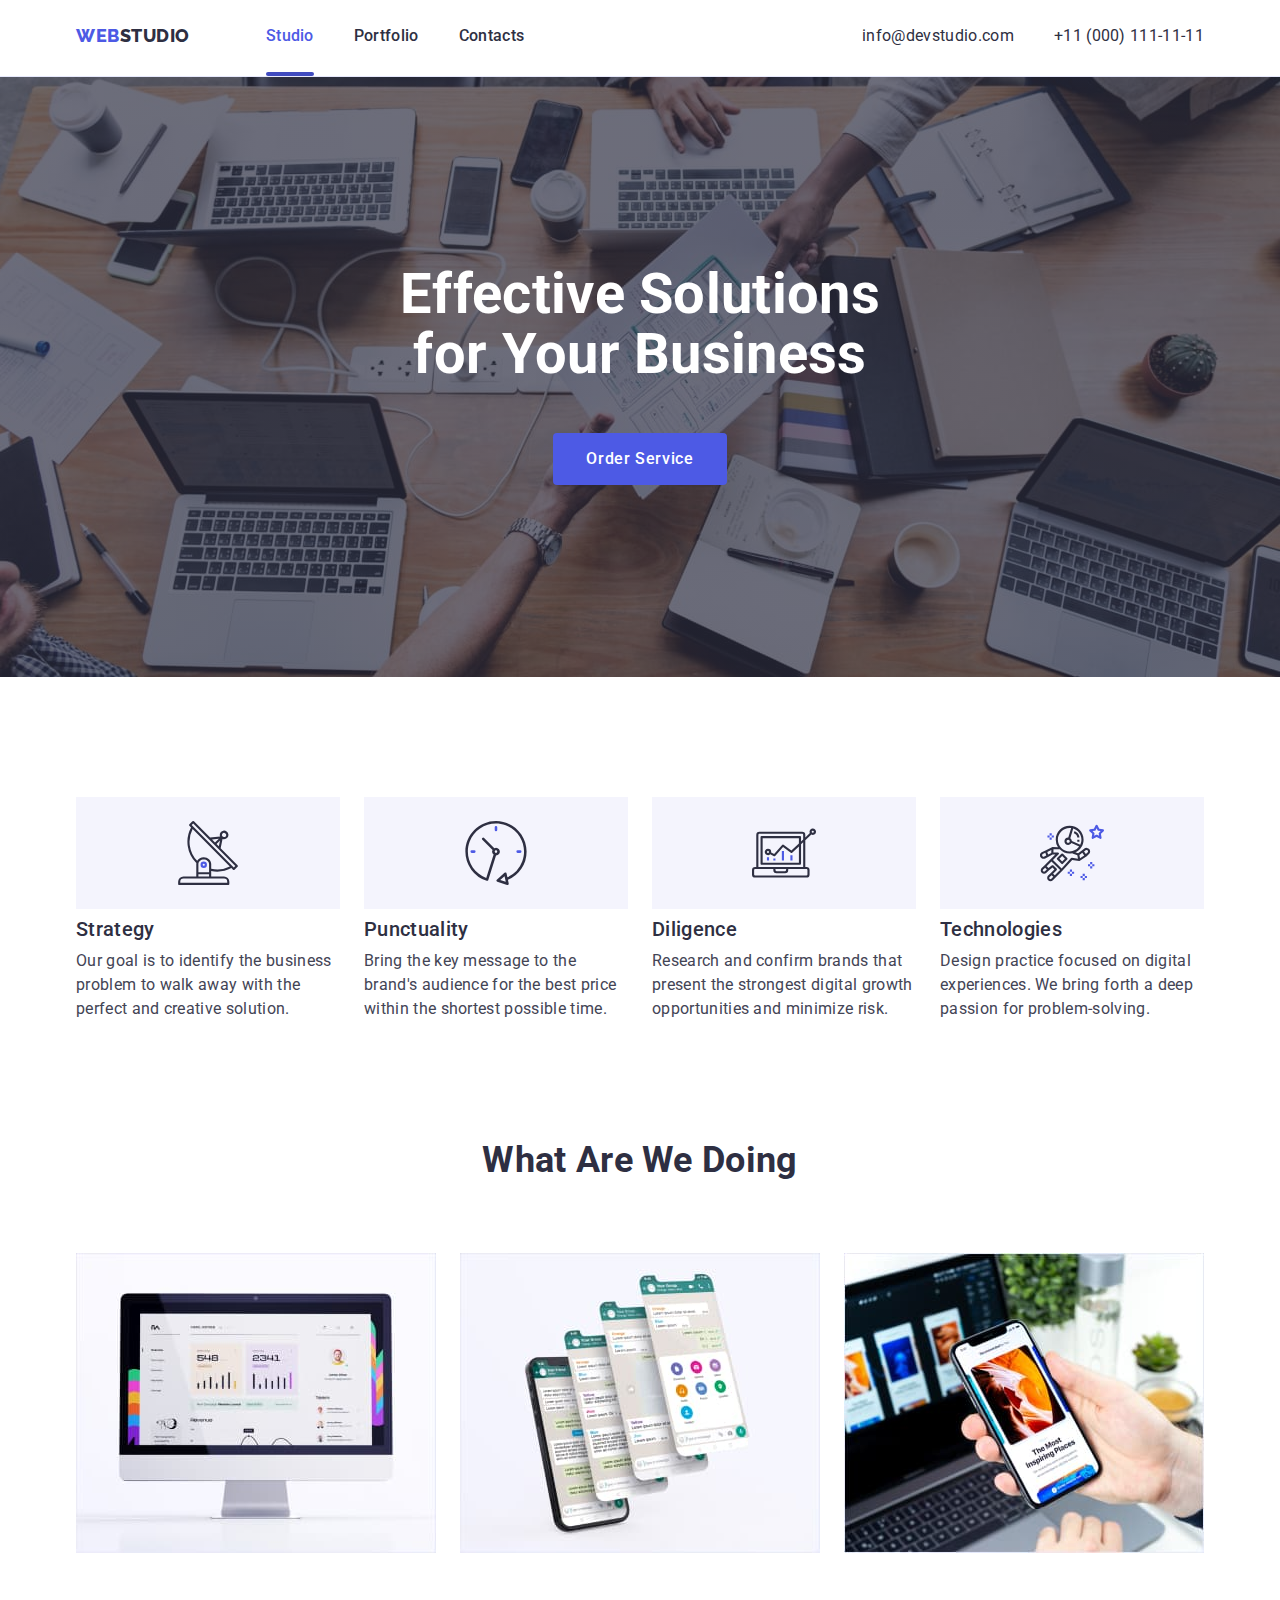
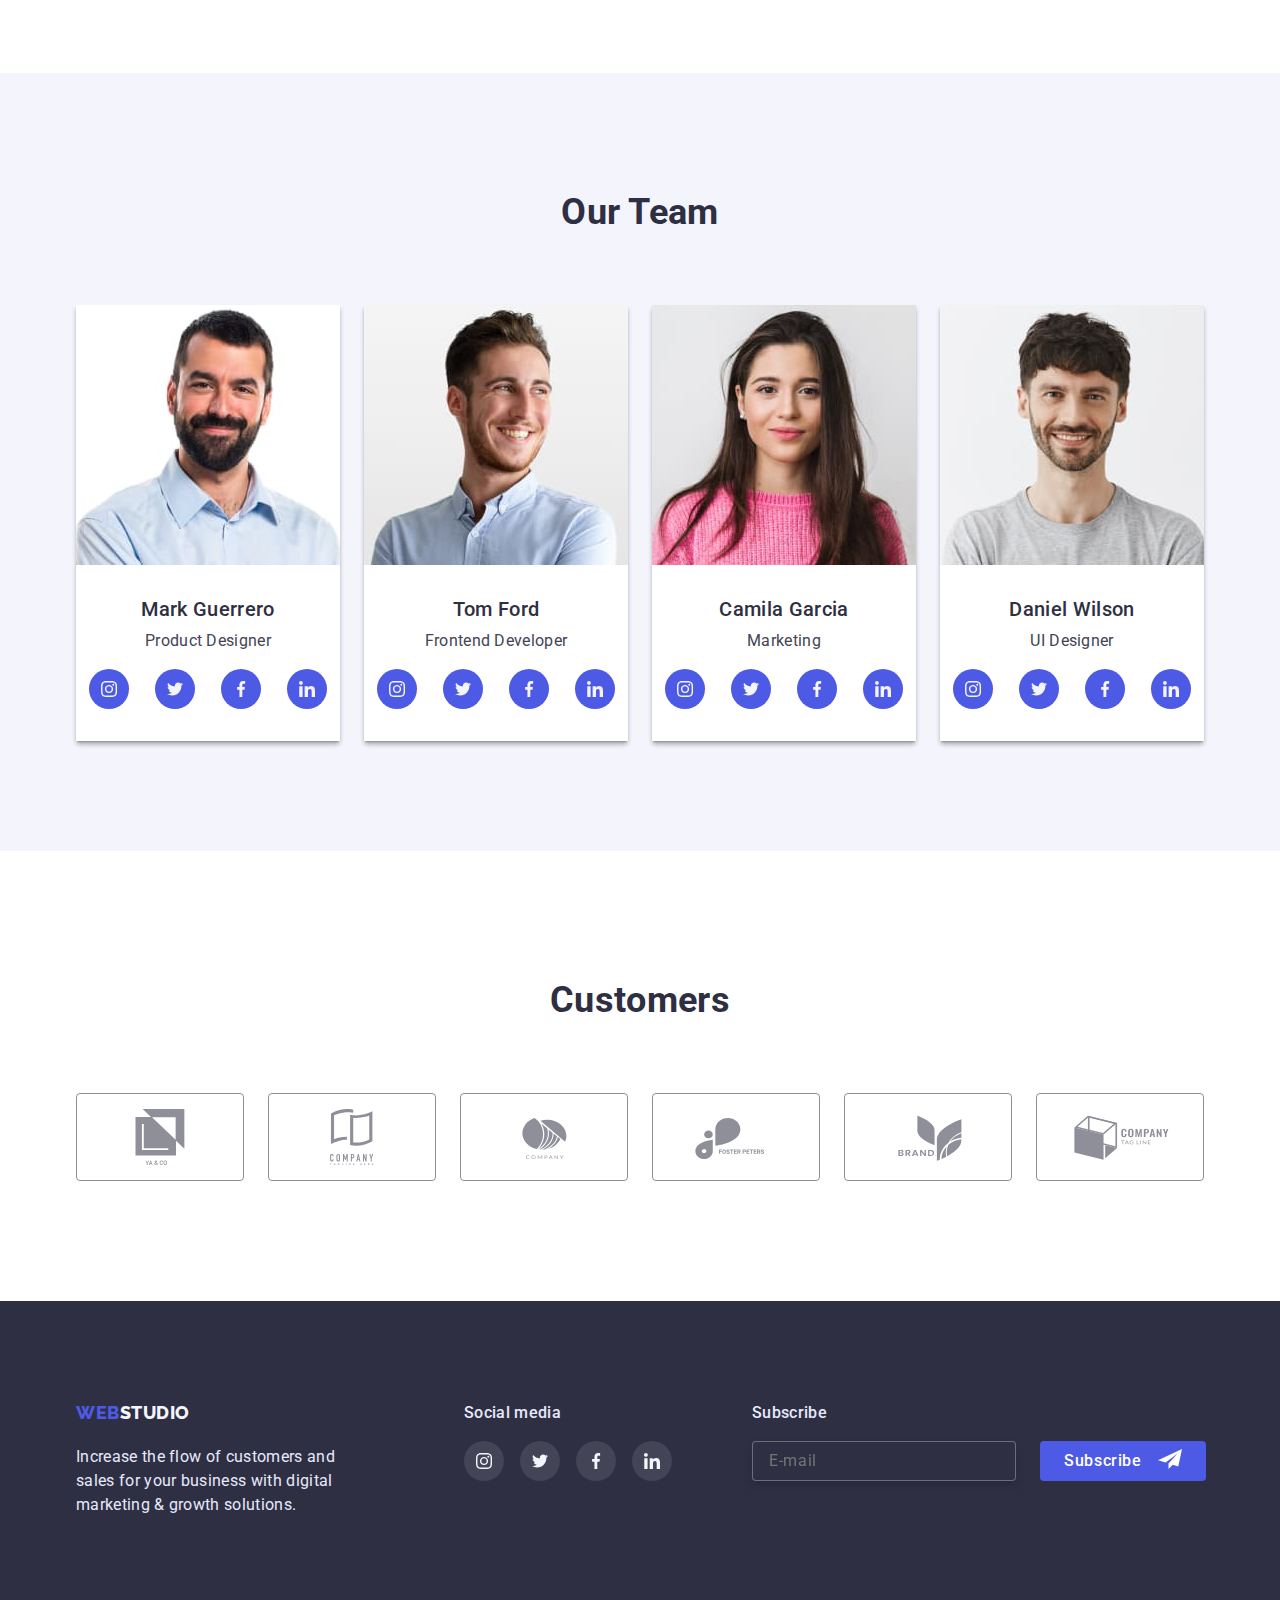
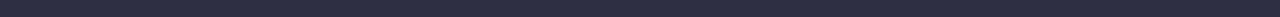
<file: index.html>
<!DOCTYPE html>
<html lang="en">
	<head>
		<meta charset="UTF-8" />
		<meta http-equiv="X-UA-Compatible" content="IE=edge" />
		<meta name="viewport" content="width=device-width, initial-scale=1.0" />
		<link rel="preconnect" href="https://fonts.googleapis.com" />
		<link rel="preconnect" href="https://fonts.gstatic.com" crossorigin />
		<link
			href="https://fonts.googleapis.com/css2?family=Raleway:wght@800&family=Roboto:wght@400;500;700&display=swap"
			rel="stylesheet"
		/>
		<link href="https://cdn.jsdelivr.net/npm/modern-normalize@1.1.0/modern-normalize.min.css" rel="stylesheet" />
		<link rel="stylesheet" href="./css/styles.css" />
		<title>WebStudio</title>
	</head>
	<body>
		<!-- head -->
		<header class="page-header">
			<div class="container header-list">
				<nav class="page-nav">
					<!-- Logo -->
					<a href="./index.html" class="logo"><span>Web</span>Studio</a>
					<ul class="list list-nav">
						<li><a href="./index.html" class="link-nav current">Studio</a></li>
						<li><a href="./portfolio.html" class="link-nav">Portfolio</a></li>
						<li><a href="" class="link-nav">Contacts</a></li>
					</ul>
				</nav>
				<address>
					<ul class="list address-nav">
						<li><a href="mailto:info@devstudio.com" class="link-address"> info@devstudio.com</a></li>
						<li><a href="tel:+110001111111" class="link-address">+11 (000) 111-11-11</a></li>
					</ul>
				</address>
				<button class="mobile-menu-open js-open-menu">
					<svg class="mobile-menu-icon" width="32" height="22">
						<use href="./images/sprite.svg#menu-burger"></use>
					</svg>
				</button>
				<div class="mobile-menu js-menu-container">
					<div class="container container-mobile-menu">
						<button type="button" class="menu-close-btn js-close-menu">
							<svg class="menu-close" width="8" height="8">
								<use href="./images/sprite.svg#close"></use>
							</svg>
						</button>
						<ul class="list mobile-menu-list">
							<li><a href="./index.html" class="mobile-link current-mobile">Studio</a></li>
							<li><a href="./portfolio.html" class="mobile-link">Portfolio</a></li>
							<li><a href="" class="mobile-link">Contacts</a></li>
						</ul>
						<div class="menu-address-container">
							<ul class="list mobile-address">
								<li><a href="tel:+110001111111" class="mobile-link-phone">+11 (000) 111-11-11</a></li>
								<li><a href="mailto:info@devstudio.com" class="mobile-link-email"> info@devstudio.com</a></li>
							</ul>
							<ul class="list mobile-menu-social">
								<li>
									<a href="" class="link-mobile-social">
										<svg class="mobile-social-icon" width="24" height="24">
											<use href="./images/sprite.svg#instagram"></use>
										</svg> </a
								></li>
								<li>
									<a href="" class="link-mobile-social">
										<svg class="mobile-social-icon" width="24" height="24">
											<use href="./images/sprite.svg#twitter"></use>
										</svg> </a
								></li>
								<li>
									<a href="" class="link-mobile-social">
										<svg class="mobile-social-icon" width="24" height="24">
											<use href="./images/sprite.svg#facebook"></use>
										</svg> </a
								></li>
								<li>
									<a href="" class="link-mobile-social">
										<svg class="mobile-social-icon" width="24" height="24">
											<use href="./images/sprite.svg#linkedin"></use>
										</svg> </a
								></li>
							</ul>
						</div>
					</div>
				</div>
			</div>
		</header>
		<main>
			<!-- Hero -->
			<section class="hero">
				<div class="container">
					<h1 class="title-first">Effective Solutions <br />for Your Business</h1>
					<button type="button" class="button" data-modal-open>Order Service</button>
				</div>
			</section>
			<!-- ====Modal window=== -->
			<div class="backdrop is-hidden" data-modal>
				<div class="modal">
					<button type="button" class="btn-close" data-modal-close>
						<svg class="close-icon" width="8" height="8">
							<use href="./images/sprite.svg#close"></use>
						</svg>
					</button>
					<form class="form-modal">
						<p class="modal-thitle">Leave your contacts and we will call you back</p>
						<label class="modal-label-input">
							<span class="modal-label-name">Name</span>
							<span class="input-wrapper">
								<input type="text" name="name" class="modal-input" required minlength="3" />
								<svg class="modal-input-icon" width="12" height="12">
									<use href="./images/sprite.svg#name"></use>
								</svg>
							</span>
						</label>
						<label class="modal-label-input">
							<span class="modal-label-name">Phone</span>
							<span class="input-wrapper">
								<input
									type="tel"
									name="phone"
									class="modal-input"
									required
									pattern="380[0-9]{9}"
									title="380XXXXXXXXX"
								/>
								<svg class="modal-input-icon" width="12" height="12">
									<use href="./images/sprite.svg#phone"></use>
								</svg>
							</span>
						</label>
						<label class="modal-label-input">
							<span class="modal-label-name">Email</span>

							<span class="input-wrapper">
								<input type="email" name="modal-mail" class="modal-input" />
								<svg class="modal-input-icon" width="15" height="12">
									<use href="./images/sprite.svg#email"></use>
								</svg>
							</span>
						</label>
						<label class="modal-label-textarea">
							<span class="modal-label-name">Comment</span>
							<textarea name="comment" placeholder="Text input" class="comment-input"></textarea>
						</label>
						<input type="checkbox" name="user-policy" id="user-policy" class="checkbox-terms visually-hidden" />
						<label for="user-policy" class="modal-label-checkbox">
							<span>I accept the terms and conditions of the&nbsp; <a href="#">Privacy Policy</a></span>
						</label>

						<button type="submit" class="modal-button-submit">Send</button>
					</form>
				</div>
			</div>
			<!-- advantages -->
			<section class="section">
				<div class="container advantages">
					<h2 hidden>advantages</h2>
					<ul class="list adv-list">
						<li class="item">
							<div class="item-box">
								<svg class="svg-adv">
									<use href="./images/sprite.svg#antenna"></use>
								</svg>
							</div>
							<h3 class="title-third">Strategy</h3>
							<p> Our goal is to identify the business problem to walk away with the perfect and creative solution. </p>
						</li>
						<li class="item">
							<div class="item-box">
								<svg class="svg-adv">
									<use href="./images/sprite.svg#clock"></use>
								</svg>
							</div>
							<h3 class="title-third">Punctuality</h3>
							<p>
								Bring the key message to the brand's audience for the best price within the shortest possible time.
							</p>
						</li>
						<li class="item">
							<div class="item-box">
								<svg class="svg-adv">
									<use href="./images/sprite.svg#notebook"></use>
								</svg>
							</div>
							<h3 class="title-third">Diligence</h3>
							<p>
								Research and confirm brands that present the strongest digital growth opportunities and minimize risk.
							</p>
						</li>
						<li class="item">
							<div class="item-box">
								<svg class="svg-adv">
									<use href="./images/sprite.svg#astronaut"></use>
								</svg>
							</div>
							<h3 class="title-third">Technologies</h3>
							<p>
								Design practice focused on digital experiences. We bring forth a deep passion for problem-solving.
							</p>
						</li>
					</ul>
				</div>
			</section>
			<!-- What are we doing? -->
			<section class="areas section">
				<div class="container">
					<h2 class="title-second">What are we doing</h2>
					<ul class="list list-areas">
						<li>
							<img
								srcset="./images/imac.jpg 1x, ./images/imac@2x.jpg 2x"
								src="./images/imac.jpg"
								alt="comp"
								width="360"
							/>
						</li>
						<li>
							<img
								srcset="./images/phone.jpg 1x, ./images/phone@2x.jpg 2x"
								src="./images/phone.jpg"
								alt="phone"
								width="360"
						/></li>
						<li>
							<img
								srcset="./images/notephone.jpg 1x, ./images/notephone@2x.jpg 2x"
								src="./images/notephone.jpg"
								alt="comp+phone"
								width="360"
							/>
						</li>
					</ul>
				</div>
			</section>
			<!-- Our Team -->
			<section class="team section">
				<div class="container">
					<h2 class="title-second">Our Team</h2>
					<ul class="list list-empl">
						<li class="empl-card">
							<img
								srcset="./images/mark.jpg 1x, ./images/mark@2x.jpg 2x"
								src="./images/mark.jpg"
								alt="Mark Guerrero"
								width="264"
							/>
							<div class="empl-name">
								<h3 class="title-third">Mark Guerrero</h3>
								<p>Product Designer</p>
								<ul class="list social-icons">
									<li class="item-social">
										<a class="social-button" href="#">
											<svg class="social-icon" width="16" height="16">
												<use href="./images/sprite.svg#instagram"></use>
											</svg>
										</a>
									</li>
									<li class="item-social">
										<a class="social-button" href="#">
											<svg class="social-icon" width="16" height="16">
												<use href="./images/sprite.svg#twitter"></use>
											</svg>
										</a>
									</li>
									<li class="item-social">
										<a class="social-button" href="#">
											<svg class="social-icon" width="16" height="16">
												<use href="./images/sprite.svg#facebook"></use>
											</svg>
										</a>
									</li>
									<li class="item-social">
										<a class="social-button" href="#">
											<svg class="social-icon" width="16px" height="16px	">
												<use href="./images/sprite.svg#linkedin"></use>
											</svg>
										</a>
									</li>
								</ul>
							</div>
						</li>
						<li class="empl-card">
							<img
								srcset="./images/tom.jpg 1x, ./images/tom@2x.jpg 2x"
								src="./images/tom.jpg"
								alt="Tom Ford"
								width="264"
							/>
							<div class="empl-name">
								<h3 class="title-third">Tom Ford</h3>
								<p>Frontend Developer</p>
								<ul class="list social-icons">
									<li class="item-social">
										<a class="social-button" href="#">
											<svg class="social-icon" width="16" height="16">
												<use href="./images/sprite.svg#instagram"></use>
											</svg>
										</a>
									</li>
									<li class="item-social">
										<a class="social-button" href="#">
											<svg class="social-icon" width="16" height="16">
												<use href="./images/sprite.svg#twitter"></use>
											</svg>
										</a>
									</li>
									<li class="item-social">
										<a class="social-button" href="#">
											<svg class="social-icon" width="16" height="16">
												<use href="./images/sprite.svg#facebook"></use>
											</svg>
										</a>
									</li>
									<li class="item-social">
										<a class="social-button" href="#">
											<svg class="social-icon" width="16px" height="16px	">
												<use href="./images/sprite.svg#linkedin"></use>
											</svg>
										</a>
									</li>
								</ul>
							</div>
						</li>
						<li class="empl-card">
							<img
								srcset="./images/camila.jpg 1x, ./images/camila@2x.jpg 2x"
								src="./images/camila.jpg"
								alt="Camila Garcia"
								width="264"
							/>
							<div class="empl-name">
								<h3 class="title-third">Camila Garcia</h3>
								<p>Marketing</p>
								<ul class="list social-icons">
									<li class="item-social">
										<a class="social-button" href="#">
											<svg class="social-icon" width="16" height="16">
												<use href="./images/sprite.svg#instagram"></use>
											</svg>
										</a>
									</li>
									<li class="item-social">
										<a class="social-button" href="#">
											<svg class="social-icon" width="16" height="16">
												<use href="./images/sprite.svg#twitter"></use>
											</svg>
										</a>
									</li>
									<li class="item-social">
										<a class="social-button" href="#">
											<svg class="social-icon" width="16" height="16">
												<use href="./images/sprite.svg#facebook"></use>
											</svg>
										</a>
									</li>
									<li class="item-social">
										<a class="social-button" href="#">
											<svg class="social-icon" width="16px" height="16px	">
												<use href="./images/sprite.svg#linkedin"></use>
											</svg>
										</a>
									</li>
								</ul>
							</div>
						</li>
						<li class="empl-card">
							<img
								srcset="./images/daniel.jpg 1x, ./images/daniel@2x.jpg 2x"
								src="./images/daniel.jpg"
								alt="Daniel Wilson"
								width="264"
							/>
							<div class="empl-name">
								<h3 class="title-third">Daniel Wilson</h3>
								<p>UI Designer</p>
								<ul class="list social-icons">
									<li class="item-social">
										<a class="social-button" href="#">
											<svg class="social-icon" width="16" height="16">
												<use href="./images/sprite.svg#instagram"></use>
											</svg>
										</a>
									</li>
									<li class="item-social">
										<a class="social-button" href="#">
											<svg class="social-icon" width="16" height="16">
												<use href="./images/sprite.svg#twitter"></use>
											</svg>
										</a>
									</li>
									<li class="item-social">
										<a class="social-button" href="#">
											<svg class="social-icon" width="16" height="16">
												<use href="./images/sprite.svg#facebook"></use>
											</svg>
										</a>
									</li>
									<li class="item-social">
										<a class="social-button" href="#">
											<svg class="social-icon" width="16px" height="16px	">
												<use href="./images/sprite.svg#linkedin"></use>
											</svg>
										</a>
									</li>
								</ul>
							</div>
						</li>
					</ul>
				</div>
			</section>

			<!-- =======Customers======== -->
			<section class="section customers">
				<div class="container">
					<h2 class="title-second">Customers</h2>
					<ul class="list list-cust">
						<li class="cust-item">
							<a class="cust-icon" href="#">
								<svg class="cust-logo" width="104" height="56" fill="#8e8f99">
									<use href="./images/sprite.svg#yaco"></use>
								</svg>
							</a>
						</li>
						<li class="cust-item">
							<a class="cust-icon" href="#">
								<svg class="cust-logo" width="104" height="56" fill="#8e8f99">
									<use href="./images/sprite.svg#tagline1"></use>
								</svg>
							</a>
						</li>
						<li class="cust-item">
							<a class="cust-icon" href="#">
								<svg class="cust-logo" width="104" height="56" fill="#8e8f99">
									<use href="./images/sprite.svg#company"></use>
								</svg>
							</a>
						</li>
						<li class="cust-item">
							<a class="cust-icon" href="#">
								<svg class="cust-logo" width="104" height="56" fill="#8e8f99">
									<use href="./images/sprite.svg#foster"></use>
								</svg>
							</a>
						</li>
						<li class="cust-item">
							<a class="cust-icon" href="#">
								<svg class="cust-logo" width="104" height="56" fill="#8e8f99">
									<use href="./images/sprite.svg#brand"></use>
								</svg>
							</a>
						</li>
						<li class="cust-item">
							<a class="cust-icon" href="#">
								<svg class="cust-logo" width="104" height="56" fill="#8e8f99">
									<use href="./images/sprite.svg#tagline2"></use>
								</svg>
							</a>
						</li>
					</ul>
				</div>
			</section>
		</main>
		<!-- Page footer -->
		<footer class="footer">
			<div class="container footer-items">
				<div class="footer-logo">
					<a href="./index.html" class="logo footer-logo-link"><span>Web</span>Studio</a>
					<p> Increase the flow of customers and sales for your business with digital marketing & growth solutions. </p>
				</div>
				<div class="footer-media">
					<p class="titles-footer">Social media</p>
					<ul class="list social-icons">
						<li class="item-social">
							<a class="social-button" href="#">
								<svg class="social-icon" width="16" height="16">
									<use href="./images/sprite.svg#instagram"></use>
								</svg>
							</a>
						</li>
						<li class="item-social">
							<a class="social-button" href="#">
								<svg class="social-icon" width="16" height="16">
									<use href="./images/sprite.svg#twitter"></use>
								</svg>
							</a>
						</li>
						<li class="item-social">
							<a class="social-button" href="#">
								<svg class="social-icon" width="16" height="16">
									<use href="./images/sprite.svg#facebook"></use>
								</svg>
							</a>
						</li>
						<li class="item-social">
							<a class="social-button" href="#">
								<svg class="social-icon" width="16px" height="16px	">
									<use href="./images/sprite.svg#linkedin"></use>
								</svg>
							</a>
						</li>
					</ul>
				</div>
				<div class="subscribe">
					<p class="titles-footer">Subscribe</p>
					<form class="form-sbscrb">
						<input type="email" name="subscribe" placeholder="E-mail" class="sbscrb-mail" />
						<button type="submit" class="btn-subscribe"> Subscribe </button>
					</form>
				</div>
			</div>
		</footer>
		<script src="./js/modal.js"></script>
		<script src="./js/mobile-menu.js"></script>
	</body>
</html>
</file>
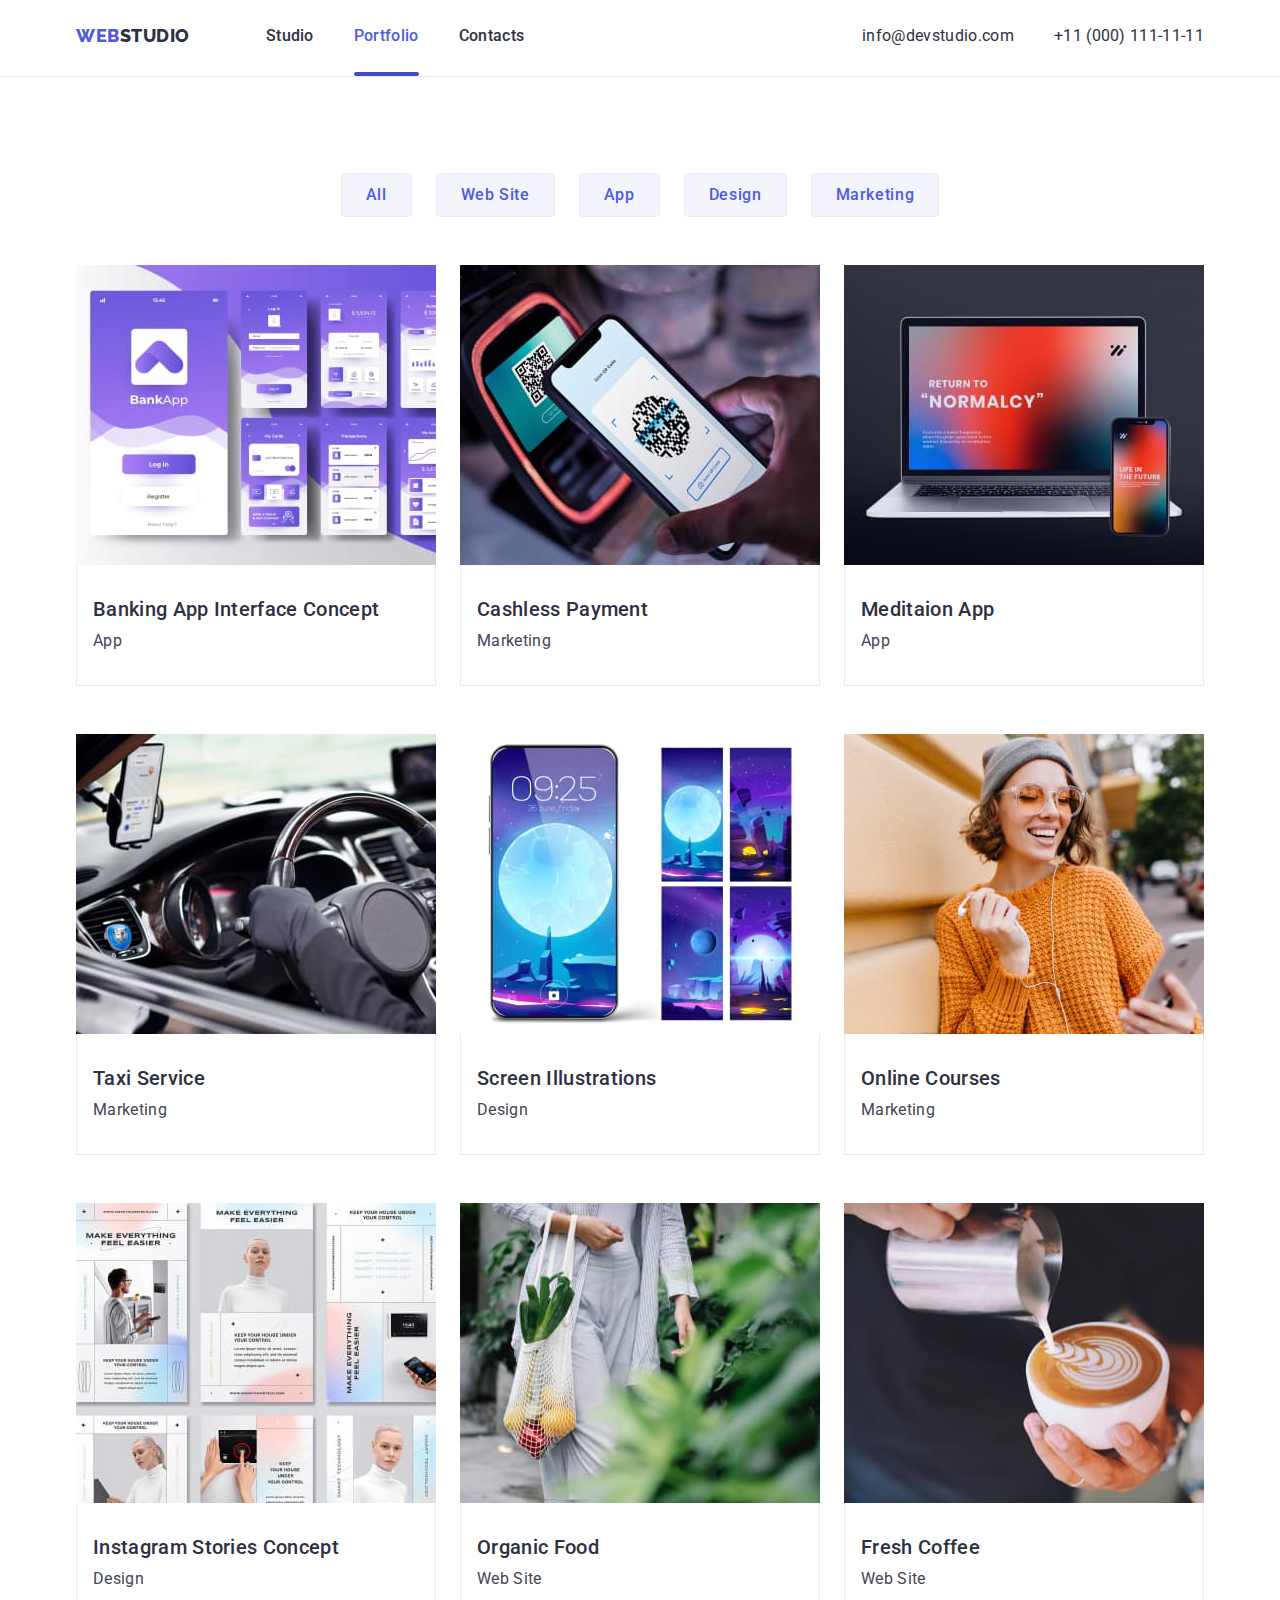
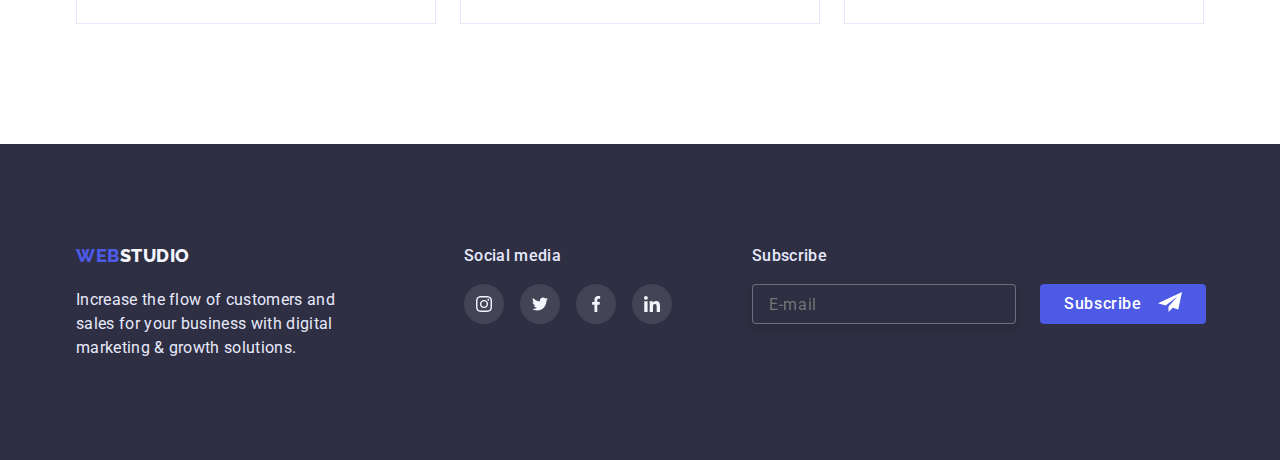
<file: portfolio.html>
<!DOCTYPE html>
<html lang="en">
	<head>
		<meta charset="UTF-8" />
		<meta http-equiv="X-UA-Compatible" content="IE=edge" />
		<meta name="viewport" content="width=device-width, initial-scale=1.0" />
		<link rel="preconnect" href="https://fonts.googleapis.com" />
		<link rel="preconnect" href="https://fonts.gstatic.com" crossorigin />
		<link
			href="https://fonts.googleapis.com/css2?family=Raleway:wght@800&family=Roboto:wght@400;500;700&display=swap"
			rel="stylesheet"
		/>
		<link href="https://cdn.jsdelivr.net/npm/modern-normalize@1.1.0/modern-normalize.min.css" rel="stylesheet" />
		<link rel="stylesheet" href="./css/styles.css" />
		<title>WebStudio</title>
	</head>
	<body>
		<!-- head -->
		<header class="page-header">
			<div class="container header-list">
				<nav class="page-nav">
					<!-- Logo -->
					<a href="./index.html" class="logo"><span>Web</span>Studio</a>
					<ul class="list list-nav">
						<li><a href="./index.html" class="link-nav">Studio</a></li>
						<li><a href="./portfolio.html" class="link-nav current">Portfolio</a></li>
						<li><a href="" class="link-nav">Contacts</a></li>
					</ul>
				</nav>
				<address>
					<ul class="list address-nav">
						<li><a href="mailto:info@devstudio.com" class="link-address"> info@devstudio.com</a></li>
						<li><a href="tel:+110001111111" class="link-address">+11 (000) 111-11-11</a></li>
					</ul>
				</address>
				<button class="mobile-menu-open js-open-menu">
					<svg class="mobile-menu-icon" width="32" height="22">
						<use href="./images/sprite.svg#menu-burger"></use>
					</svg>
				</button>
				<div class="mobile-menu js-menu-container">
					<div class="container container-mobile-menu">
						<button type="button" class="menu-close-btn js-close-menu">
							<svg class="menu-close" width="8" height="8">
								<use href="./images/sprite.svg#close"></use>
							</svg>
						</button>
						<ul class="list mobile-menu-list">
							<li><a href="./index.html" class="mobile-link">Studio</a></li>
							<li><a href="./portfolio.html" class="mobile-link current-mobile">Portfolio</a></li>
							<li><a href="" class="mobile-link">Contacts</a></li>
						</ul>
						<div class="menu-address-container">
							<ul class="list mobile-address">
								<li><a href="tel:+110001111111" class="mobile-link-phone">+11 (000) 111-11-11</a></li>
								<li><a href="mailto:info@devstudio.com" class="mobile-link-email"> info@devstudio.com</a></li>
							</ul>
							<ul class="list mobile-menu-social">
								<li>
									<a href="" class="link-mobile-social">
										<svg class="mobile-social-icon" width="24" height="24">
											<use href="./images/sprite.svg#instagram"></use>
										</svg> </a
								></li>
								<li>
									<a href="" class="link-mobile-social">
										<svg class="mobile-social-icon" width="24" height="24">
											<use href="./images/sprite.svg#twitter"></use>
										</svg> </a
								></li>
								<li>
									<a href="" class="link-mobile-social">
										<svg class="mobile-social-icon" width="24" height="24">
											<use href="./images/sprite.svg#facebook"></use>
										</svg> </a
								></li>
								<li>
									<a href="" class="link-mobile-social">
										<svg class="mobile-social-icon" width="24" height="24">
											<use href="./images/sprite.svg#linkedin"></use>
										</svg> </a
								></li>
							</ul>
						</div>
					</div>
				</div>
			</div>
		</header>

		<main>
			<section class="prtf-section">
				<div class="container">
					<h1 hidden>filter</h1>
					<!-- filter -->
					<ul class="list btns-filter">
						<li><button type="button" class="button-filter">All</button></li>
						<li><button type="button" class="button-filter">Web Site</button></li>
						<li><button type="button" class="button-filter">App</button></li>
						<li><button type="button" class="button-filter">Design</button></li>
						<li><button type="button" class="button-filter">Marketing</button></li>
					</ul>
					<!-- sites list -->
					<ul class="list img-works">
						<li class="img-item">
							<a class="img-link" href="">
								<div class="img-overlay">
									<img src="./images/banking.jpg" alt="Banking App Interface Concept" width="360" />
									<p class="overlay">
										14 Stylish and User-Friendly App Design Concepts · Task Manager App · Calorie Tracker App · Exotic
										Fruit Ecommerce App · Cloud Storage App
									</p>
								</div>

								<div class="img-title">
									<h2 class="title-third">Banking App Interface Concept</h2>
									<p class="sample-type">App</p>
								</div>
							</a>
						</li>
						<li class="img-item">
							<a class="img-link" href="">
								<div class="img-overlay">
									<img src="./images/payment.jpg" alt="Cashless Payment" width="360" />
									<p class="overlay">
										14 Stylish and User-Friendly App Design Concepts · Task Manager App · Calorie Tracker App · Exotic
										Fruit Ecommerce App · Cloud Storage App
									</p>
								</div>

								<div class="img-title">
									<h2 class="title-third">Cashless Payment</h2>
									<p class="sample-type">Marketing</p>
								</div>
							</a>
						</li>
						<li class="img-item">
							<a class="img-link" href="">
								<div class="img-overlay">
									<img src="./images/medapp.jpg" alt="Meditaion App" width="360" />
									<p class="overlay">
										14 Stylish and User-Friendly App Design Concepts · Task Manager App · Calorie Tracker App · Exotic
										Fruit Ecommerce App · Cloud Storage App
									</p>
								</div>

								<div class="img-title">
									<h2 class="title-third">Meditaion App</h2>
									<p class="sample-type">App</p>
								</div>
							</a>
						</li>
						<li class="img-item">
							<a class="img-link" href="">
								<div class="img-overlay">
									<img src="./images/taxi.jpg" alt="Taxi Service" width="360" />
									<p class="overlay">
										14 Stylish and User-Friendly App Design Concepts · Task Manager App · Calorie Tracker App · Exotic
										Fruit Ecommerce App · Cloud Storage App
									</p>
								</div>
								<div class="img-title">
									<h2 class="title-third">Taxi Service</h2>
									<p class="sample-type">Marketing</p>
								</div>
							</a>
						</li>
						<li class="img-item">
							<a class="img-link" href="">
								<div class="img-overlay">
									<img src="./images/illustrations.jpg" alt="Screen Illustrations" width="360" />
									<p class="overlay">
										14 Stylish and User-Friendly App Design Concepts · Task Manager App · Calorie Tracker App · Exotic
										Fruit Ecommerce App · Cloud Storage App
									</p>
								</div>

								<div class="img-title">
									<h2 class="title-third">Screen Illustrations</h2>
									<p class="sample-type">Design</p>
								</div>
							</a>
						</li>
						<li class="img-item">
							<a class="img-link" href="">
								<div class="img-overlay">
									<img src="./images/courses.jpg" alt="Online Courses" width="360" />
									<p class="overlay">
										14 Stylish and User-Friendly App Design Concepts · Task Manager App · Calorie Tracker App · Exotic
										Fruit Ecommerce App · Cloud Storage App
									</p>
								</div>

								<div class="img-title">
									<h2 class="title-third">Online Courses</h2>
									<p class="sample-type">Marketing</p>
								</div>
							</a>
						</li>
						<li class="img-item">
							<a class="img-link" href="">
								<div class="img-overlay">
									<img src="./images/stories.jpg" alt="Instagram Stories Concept" width="360" />
									<p class="overlay">
										14 Stylish and User-Friendly App Design Concepts · Task Manager App · Calorie Tracker App · Exotic
										Fruit Ecommerce App · Cloud Storage App
									</p>
								</div>

								<div class="img-title">
									<h2 class="title-third">Instagram Stories Concept</h2>
									<p class="sample-type">Design</p>
								</div>
							</a>
						</li>
						<li class="img-item">
							<a class="img-link" href="">
								<div class="img-overlay">
									<img src="./images/organic.jpg" alt="Organic Food" width="360" />
									<p class="overlay">
										14 Stylish and User-Friendly App Design Concepts · Task Manager App · Calorie Tracker App · Exotic
										Fruit Ecommerce App · Cloud Storage App
									</p>
								</div>

								<div class="img-title">
									<h2 class="title-third">Organic Food</h2>
									<p class="sample-type">Web Site</p>
								</div>
							</a>
						</li>
						<li class="img-item">
							<a class="img-link" href="">
								<div class="img-overlay">
									<img src="./images/coffee.jpg" alt="Fresh Coffee" width="360" />
									<p class="overlay">
										14 Stylish and User-Friendly App Design Concepts · Task Manager App · Calorie Tracker App · Exotic
										Fruit Ecommerce App · Cloud Storage App
									</p>
								</div>
								<div class="img-title">
									<h2 class="title-third">Fresh Coffee</h2>
									<p class="sample-type">Web Site</p>
								</div>
							</a>
						</li>
					</ul>
				</div>
			</section>
		</main>
		<!-- Page footer -->
		<footer class="footer">
			<div class="container footer-items">
				<div class="footer-logo">
					<a href="./index.html" class="logo footer-logo-link"><span>Web</span>Studio</a>
					<p> Increase the flow of customers and sales for your business with digital marketing & growth solutions. </p>
				</div>
				<div class="footer-media">
					<p class="titles-footer">Social media</p>
					<ul class="list social-icons">
						<li class="item-social">
							<a class="social-button" href="#">
								<svg class="social-icon" width="16" height="16">
									<use href="./images/sprite.svg#instagram"></use>
								</svg>
							</a>
						</li>
						<li class="item-social">
							<a class="social-button" href="#">
								<svg class="social-icon" width="16" height="16">
									<use href="./images/sprite.svg#twitter"></use>
								</svg>
							</a>
						</li>
						<li class="item-social">
							<a class="social-button" href="#">
								<svg class="social-icon" width="16" height="16">
									<use href="./images/sprite.svg#facebook"></use>
								</svg>
							</a>
						</li>
						<li class="item-social">
							<a class="social-button" href="#">
								<svg class="social-icon" width="16px" height="16px	">
									<use href="./images/sprite.svg#linkedin"></use>
								</svg>
							</a>
						</li>
					</ul>
				</div>
				<div class="subscribe">
					<p class="titles-footer">Subscribe</p>
					<form class="form-sbscrb">
						<input type="email" name="subscribe" placeholder="E-mail" class="sbscrb-mail" />
						<button type="submit" class="btn-subscribe"> Subscribe </button>
					</form>
				</div>
			</div>
		</footer>
		<script src="./js/modal.js"></script>
		<script src="./js/mobile-menu.js"></script>
	</body>
</html>
</file>
<file: css/styles.css>
:root {
	--iris-active-focused: #4d5ae5;
	--ocean: #404bbf;
	--navyblue-shadow: #2e2f42;
	--green-success: #31d0aa;
	--body-text: #434455;
	--helper-text: #8e8f99;
	--cornflower-accent: #e7e9fc;
	--cloud-light: #f4f4fd;
	--white: #ffffff;
	--navyblue-modal: rgba(46, 47, 66, 0.4);
	--grey: rgba(46, 47, 66, 0.7);
	--time-cubic: 250ms cubic-bezier(0.4, 0, 0.2, 1);
}
body {
	background-color: var(--white);
	font-family: "Roboto", sans-serif;
	font-weight: 400;
	font-size: 16px;
	line-height: 1.5;
	letter-spacing: 0.02em;
	color: var(--body-text);
}
a {
	text-decoration: none;
}
h1,
h2,
h3,
h4,
h5,
h6,
p {
	margin-top: 0;
	margin-bottom: 0;
	padding-left: 0;
}
img {
	display: block;
	max-width: 100%;
	height: auto;
}
button {
	cursor: pointer;
}
/* +++++++++++++++++++++++++++++++++++++++++++++++++++++++ */
.list {
	list-style: none;
	margin: 0;
	padding: 0;
}
/* .container {
	width: 1158px;
	margin-left: auto;
	margin-right: auto;
	padding-left: 15px;
	padding-right: 15px;
} */
.visually-hidden {
	position: absolute;
	width: 1px;
	height: 1px;
	margin: -1px;
	border: 0;
	padding: 0;

	white-space: nowrap;
	clip-path: inset(100%);
	clip: rect(0 0 0 0);
	overflow: hidden;
}
.title-second {
	font-size: 36px;
	line-height: 1.11;
	text-align: center;
	text-transform: capitalize;
	color: var(--navyblue-shadow);
}
.title-third {
	font-weight: 500;
	font-size: 20px;
	line-height: 1.2;
	color: var(--navyblue-shadow);
}

/* ========навигация-шапка========= */

.logo {
	margin-right: 76px;
	padding-bottom: 4px;
	font-family: "Raleway", sans-serif;
	font-weight: 800;
	font-size: 18px;
	line-height: 1.33;
	letter-spacing: 0.03em;
	text-transform: uppercase;
	color: var(--navyblue-shadow);
}
.logo > span {
	color: var(--iris-active-focused);
}
.container {
	width: 100%;
	padding-left: 16px;
	padding-right: 16px;
}
.page-header {
	padding-top: 24px;
	padding-bottom: 24px;
}
/* 0px-767px */
@media screen and (max-width: 767px) {
	.address-nav {
		display: none;
	}
	.list-nav {
		display: none;
	}
}
/* 480px- ~ */
@media screen and (min-width: 480px) {
	.container {
		width: 480px;
		margin-left: auto;
		margin-right: auto;
	}
}
/* 768px-~ */
@media screen and (min-width: 768px) {
	.mobile-menu-open {
		display: none;
	}
	.container {
		width: 768px;
	}
	.list-nav {
		display: flex;
		flex-direction: row;
	}
	.list-nav li + li {
		margin-left: 40px;
	}
	address {
		margin-top: 24px;
	}
	.page-header {
		padding: 0;
	}
	.link-nav {
		display: block;
		padding-top: 24px;
		padding-bottom: 28px;
		transition: color var(--time-cubic);

		font-weight: 500;
		color: var(--navyblue-shadow);
	}
}
/* 1200px-~ */
@media screen and (min-width: 1200px) {
	.container {
		width: 1160px;
	}
	.section {
		padding-top: 120px;
		padding-bottom: 120px;
	}
	.address-nav {
		display: flex;
		padding-bottom: 4px;
	}
	.address-nav li + li {
		margin-left: 40px;
	}
	address {
		margin-top: 0;
	}
}

.header-list {
	display: flex;
	align-items: center;
	justify-content: space-between;
}
.mobile-menu-open {
	border: none;
	background-color: transparent;
	padding: 0;
	line-height: 0;
}
.mobile-menu {
	position: fixed;
	z-index: 1000;
	width: 100%;
	height: 100%;
	top: 0;
	left: 0;
	background-color: #fff;
	transform: translateX(100%);
	transition: transform, var(--time-cubic);
}
.mobile-menu.is-open {
	transform: translateX(0);
}
.container-mobile-menu {
	position: relative;
	height: 100%;
	display: flex;
	flex-direction: column;
	justify-content: space-between;
	padding: 80px 20px 30px 40px;
}
.menu-close-btn {
	position: absolute;
	right: 24px;
	top: 24px;
	width: 24px;
	height: 24px;
	display: flex;
	justify-content: center;
	align-items: center;
	padding: 0;
	background-color: var(--cornflower-accent);
	border: 1px solid rgba(0, 0, 0, 0.1);
	border-radius: 50%;
}
header {
	border-bottom: 1px solid var(--cornflower-accent);
}
.mobile-menu-list li + li {
	/* display: flex;
	flex-direction: column;
	gap: 40px; */
	margin-top: 40px;
}
.mobile-link {
	color: var(--navyblue-shadow);
	font-weight: 700;
	font-size: 36px;
	line-height: 1.11;
}
.current-mobile {
	color: var(--ocean);
}
.mobile-menu-address {
	width: 100%;
}
.mobile-address li + li {
	margin-top: 40px;
}

.mobile-link-phone {
	color: var(--iris-active-focused);
	font-weight: 700;
	font-size: 36px;
	line-height: 1.11;
}

.mobile-link-email {
	font-weight: 500;
	font-size: 20px;
	line-height: 24px;
	color: var(--body-text);
}
.mobile-menu-social {
	display: flex;
	flex-direction: row;
	gap: 56px;
	margin-top: 48px;
}
@media screen and (max-width: 405px) {
	.mobile-link-phone {
		font-size: 26px;
	}
	.mobile-menu-social {
		gap: 0;
		justify-content: space-between;
	}
}
.link-mobile-social {
	display: flex;
	justify-content: center;
	align-items: center;
	width: 40px;
	height: 40px;
	border-radius: 50%;
	background-color: var(--iris-active-focused);
}
.mobile-social-icon {
	fill: var(--white);
}
address {
	margin-left: auto;
}

.page-nav {
	display: flex;
	align-items: center;
}
.current {
	color: var(--iris-active-focused);
	position: relative;
}
.current::after {
	content: "";
	display: block;
	left: 0;
	bottom: 0;
	width: 100%;
	height: 4px;
	border-radius: 2px;
	background-color: var(--ocean);
	position: absolute;
}
.link-nav:hover,
.link-nav:focus {
	color: var(--ocean);
}
.link-nav:active {
	color: var(--iris-active-focused);
}
.link-address {
	transition: color var(--time-cubic);
	color: var(--navyblue-shadow);
	font-style: normal;
}
.link-address:hover,
.link-address:focus {
	color: var(--ocean);
}

/* =========Оформление героя================== */
.hero {
	max-width: 1440px;
	height: 432px;
	margin-left: auto;
	margin-right: auto;
	padding-top: 112px;
	padding-bottom: 112px;
	/* background-color: var(--navyblue-shadow); */
	background-image: linear-gradient(var(--grey), var(--grey)), url(../images/people-office-mobile.jpg);
	background-repeat: no-repeat;
	background-position: center;
	text-align: center;
}
@media (min-device-pixel-ratio: 2), (min-resolution: 192dpi), (min-resolution: 2dppx) {
	.hero {
		height: 436px;
		background-size: cover;
		background-image: linear-gradient(var(--grey), var(--grey)), url(../images/people-office-mobile@2x.jpg);
	}
}
@media screen and (min-width: 768px) {
	.hero {
		background-image: linear-gradient(var(--grey), var(--grey)), url(../images/tablet-bg.jpg);
	}
}
@media (min-device-pixel-ratio: 2) and (min-width: 768px),
	(min-resolution: 192dpi) and (min-width: 768px),
	(min-resolution: 2dppx) and (min-width: 768px) {
	.hero {
		background-image: linear-gradient(var(--grey), var(--grey)), url(../images/tablet-bg@2x.jpg);
	}
}
@media screen and (min-width: 1200px) {
	.hero {
		height: 600px;
		padding-top: 188px;
		padding-bottom: 188px;
		background-image: linear-gradient(var(--grey), var(--grey)), url(../images/people-office.jpg);
	}
}
@media (min-device-pixel-ratio: 2) and (min-width: 1200px),
	(min-resolution: 192dpi) and (min-width: 1200px),
	(min-resolution: 2dppx) and (min-width: 1200px) {
	.hero {
		background-size: cover;
		background-image: linear-gradient(var(--grey), var(--grey)), url(../images/people-office@2x.jpg);
	}
}

.button {
	transition: background-color var(--time-cubic);
	margin-top: 48px;
	margin-right: auto;
	margin-left: auto;
	padding: 16px 32px;

	font-family: "Roboto", sans-serif;
	background: var(--iris-active-focused);
	font-weight: 500;
	letter-spacing: 0.04em;
	text-align: center;
	min-width: 169px;
	border: 1px solid transparent;
	border-radius: 4px;
	color: var(--white);
}
.button:hover,
.button:focus {
	background-color: var(--ocean);
}
/* ===Modal window==== */
.backdrop {
	position: fixed;
	top: 0;
	left: 0;
	width: 100%;
	height: 100%;
	transition: opacity var(--time-cubic), visibility var(--time-cubic), scale var(--time-cubic);
	background-color: var(--navyblue-modal);
}
.backdrop.is-hidden {
	opacity: 0;
	visibility: hidden;
	pointer-events: none;
	scale: 0;
}

.modal {
	position: absolute;
	top: 50%;
	left: 50%;
	transform: translate(-50%, -50%);
	width: 408px;
	height: 600px;
	max-height: 90vh;
	overflow-y: scroll;
	background-color: #fcfcfc;
	box-shadow: 0px 1px 1px rgba(0, 0, 0, 0.14), 0px 1px 3px rgba(0, 0, 0, 0.12), 0px 2px 1px rgba(0, 0, 0, 0.2);
	border-radius: 4px;
	padding: 72px 24px 24px 24px;
}
@media screen and (max-width: 767px) {
	.modal {
		width: 392px;
		padding: 72px 16px 24px 16px;
	}
}
@media screen and (max-width: 400px) {
	.modal {
		width: calc(100% - 2 * 15px);
		padding: 72px 16px 24px 16px;
	}
}
.btn-close {
	position: absolute;
	top: 24px;
	right: 24px;
	width: 24px;
	height: 24px;
	display: flex;
	justify-content: center;
	align-items: center;
	cursor: pointer;
	padding: 0;
	border-radius: 50%;
	transition: background-color var(--time-cubic);
	border: 1px solid rgba(0, 0, 0, 0.1);
	background-color: var(--cornflower-accent);
}
.btn-close:focus,
.btn-close:hover {
	background-color: var(--ocean);
}
.btn-close:focus .close-icon,
.btn-close:hover .close-icon {
	fill: var(--white);
}
.close-icon {
	transition: fill var(--time-cubic);
}
.modal-thitle {
	font-weight: 500;
	text-align: center;
	margin-bottom: 16px;
}
.form-modal {
	display: flex;
	flex-direction: column;
}
.modal-input {
	width: 100%;
	height: 40px;
	padding-left: 38px;
	border: 1px solid rgba(33, 33, 33, 0.2);
	border-radius: 4px;
	transition: border-color var(--time-cubic);
}
.modal-input:focus {
	outline: none;
	border-color: var(--iris-active-focused);
}
.modal-input:focus + .modal-input-icon {
	fill: var(--iris-active-focused);
}
.modal-label-name {
	display: block;
	color: var(--helper-text);
	margin-bottom: 4px;
	font-size: 12px;
	letter-spacing: 0.01em;
	line-height: 1.17;
}
.modal-label-input {
	margin-bottom: 8px;
}
.modal-label-textarea {
	margin-bottom: 16px;
}
.comment-input {
	resize: none;
	width: 100%;
	height: 120px;
	padding: 8px 16px;
	border: 1px solid rgba(33, 33, 33, 0.2);
	border-radius: 4px;
	outline: none;
	font-size: 12px;
	letter-spacing: 0.04em;
	line-height: 1.17;
}
.comment-input:focus {
	border-color: var(--iris-active-focused);
}
.comment-input::placeholder {
	color: rgba(117, 117, 117, 0.5);
	font-size: 12px;
	line-height: 1.17;
}
.input-wrapper {
	position: relative;
	display: block;
}
.modal-input-icon {
	position: absolute;
	top: 14px;
	left: 19px;
	transition: fill var(--time-cubic);
}
.modal-label-checkbox {
	display: flex;
	margin-left: 8px;
	align-items: center;

	font-size: 12px;
	line-height: 1.17;
	letter-spacing: 0.04em;
}
.modal-label-checkbox a {
	color: var(--iris-active-focused);
	text-decoration: underline;
}
.modal-label-checkbox::before {
	content: "";
	display: block;
	width: 16px;
	height: 16px;
	cursor: pointer;
	margin-right: 8px;
	border: 1.25px solid var(--navyblue-shadow);
	border-radius: 2px;
}
.checkbox-terms:checked + .modal-label-checkbox::before {
	background-color: var(--ocean);
	border: none;
	background-image: url(../images/svg/checkbox.svg);
	background-position: center;
	background-repeat: no-repeat;
}
.checkbox-terms:focus + .modal-label-checkbox::before {
	border: 1px solid var(--iris-active-focused);
}
.modal-button-submit {
	align-self: center;
	margin-top: 24px;
	width: 169px;
	height: 56px;
	border: none;
	box-shadow: 0px 4px 4px rgba(0, 0, 0, 0.15);
	border-radius: 4px;
	color: var(--white);
	background-color: var(--iris-active-focused);
	transition: background-color var(--time-cubic);
	font-weight: 500;
	letter-spacing: 0.04em;
}
.modal-button-submit:hover,
.modal-button-submit:focus {
	background-color: var(--ocean);
}

/* ==============Преимущества============= */
/*  */
.title-first {
	font-size: 56px;
	line-height: 1.07;
	text-align: center;
	color: var(--white);
}
.advantages .title-third {
	margin-bottom: 8px;
}
/*  */
.adv-list {
	display: flex;
	flex-direction: column;
	gap: 72px;
}
@media screen and (max-width: 1199px) {
	.item-box {
		display: none;
	}
	.hero .title-first {
		font-size: 36px;
	}
	.section {
		padding-top: 96px;
		padding-bottom: 96px;
	}
	.advantages .title-third {
		font-weight: 700;
		font-size: 36px;
		line-height: 1.11;
		text-align: center;
		letter-spacing: 0.02em;
	}
	.advantages p {
		font-weight: 500;
	}
}
@media screen and (min-width: 768px) and (max-width: 1199px) {
	.adv-list {
		flex-direction: row;
		flex-wrap: wrap;
		gap: 72px 24px;
	}
	.adv-list .item {
		width: 356px;
	}
}

@media screen and (min-width: 1200px) {
	.adv-list {
		flex-direction: row;
		gap: 24px;
	}
	.item-box {
		display: flex;
		background-color: var(--cloud-light);
		width: 264px;
		height: 112px;
		justify-content: center;
		align-items: center;
		margin-bottom: 8px;
	}
	.customers {
		padding-top: 130px;
	}
}
.svg-adv {
	width: 64px;
	height: 64px;
}

/* =================Что мы делаем============= */
@media screen and (max-width: 1199px) {
	.areas {
		display: none;
	}
}
.list-areas {
	display: flex;
	justify-content: space-between;
}
.areas {
	padding-top: 0;
}
/* =================Команда=============== */
.team {
	background-color: var(--cloud-light);
	padding-bottom: 110px;
}

.team .title-second,
.areas .title-second {
	margin-bottom: 72px;
}
.list-empl {
	display: flex;
	justify-content: space-between;
}
.empl-card {
	box-shadow: 0px 4px 4px rgba(0, 0, 0, 0.25), 0px 1px 1px rgba(46, 47, 66, 0.16), 0px 2px 1px rgba(46, 47, 66, 0.08);
	border-radius: 0px 0px 4px 4px;
}
.empl-name {
	background-color: var(--white);
	text-align: center;
	padding-bottom: 32px;
	padding-top: 32px;
}
.list-empl .title-third {
	margin-bottom: 8px;
}
.social-icons {
	display: flex;
	margin: 8px 16px 0;
	gap: 24px;
	justify-content: space-around;
}
.social-icon {
	fill: var(--cloud-light);
}
.item-social {
	width: 40px;
	height: 40px;
	border-radius: 50%;
	background-color: var(--iris-active-focused);
}
.social-button {
	display: flex;
	align-items: center;
	justify-content: center;
	width: 100%;
	height: 100%;
	transition: background-color var(--time-cubic);
	border-radius: 50%;
}
.social-button:hover,
.social-button:focus {
	background-color: var(--ocean);
}
@media screen and (max-width: 767px) {
	.team {
		padding-bottom: 128px;
	}
	.list-empl {
		flex-direction: column;
		align-items: center;
		gap: 72px;
	}
	.empl-card {
		width: 264px;
	}
	.empl-name {
		padding-left: 16px;
		padding-right: 16px;
	}
}
@media screen and (min-width: 768px) and (max-width: 1199px) {
	.team .container {
		padding-right: 108px;
		padding-left: 108px;
	}
	.list-empl {
		flex-wrap: wrap;
		gap: 64px 24px;
	}
}
/* =========Customers========== */

.cust-item {
	width: 168px;
	height: 88px;
}
.list-cust {
	display: flex;
	/* justify-content: space-between; */
	gap: 24px;
	margin-top: 72px;
}
.cust-icon {
	display: flex;
	justify-content: center;
	align-items: center;
	width: 100%;
	height: 100%;
	transition: border-color var(--time-cubic);

	border: 1px solid var(--helper-text);
	border-radius: 4px;
}
.cust-logo {
	transition: fill var(--time-cubic);
}
.cust-icon:hover,
.cust-icon:focus {
	border-color: var(--ocean);
}
.cust-icon:hover .cust-logo,
.cust-icon:focus .cust-logo {
	fill: var(--ocean);
}
@media screen and (max-width: 1199px) {
	.footer-items {
		padding-left: 108px;
		padding-right: 108px;
	}
	.list-cust {
		flex-wrap: wrap;
		gap: 72px 24px;
		justify-content: center;
	}
}
@media screen and (max-width: 767px) {
	.cust-item {
		width: 190px;
		height: 88px;
	}
	.list-cust {
		gap: 72px 16px;
	}
}
/* =========Footer======== */
.footer {
	padding-top: 96px;
	padding-bottom: 96px;
	background-color: var(--navyblue-shadow);
	color: var(--cornflower-accent);
}
.footer-logo-link {
	display: flex;
	color: var(--cloud-light);
}
.footer-logo p {
	margin-top: 16px;
	width: 268px;
}

.footer-items {
	position: relative;
	display: flex;
	flex-direction: column;
	align-items: center;
}

.titles-footer {
	color: currentColor;
	font-weight: 500;
	font-size: 16px;
	line-height: 1.5;
}

.footer-media .social-icons {
	justify-content: space-between;
	/* margin: 16px 0 0 0; */
	gap: 16px;
}
.footer-media .item-social {
	background-color: rgba(255, 255, 255, 10%);
}
.social-button {
	transition: background-color var(--time-cubic);
}
.footer-media .social-button:hover,
.footer-media .social-button:focus {
	background-color: var(--green-success);
}
/* ====Subscribe==== */

.form-sbscrb {
	display: flex;
	margin-top: 16px;
}
.btn-subscribe {
	padding: 8px 24px;
	margin-left: 24px;
	display: flex;
	align-items: center;
	justify-content: center;
	gap: 16px;

	transition: background-color var(--time-cubic);

	color: var(--white);
	background-color: var(--iris-active-focused);
	border-radius: 4px;
	letter-spacing: 0.04em;
	font-weight: 500;
	border: none;
}

.btn-subscribe::after {
	content: "";
	height: 24px;
	width: 24px;
	background-image: url(../images/svg/send.svg);
	background-size: contain;
	background-repeat: no-repeat;
}
.btn-subscribe:hover,
.btn-subscribe:focus {
	background-color: var(--ocean);
}

.sbscrb-mail {
	width: 264px;
	height: 40px;
	border: 1px solid rgba(255, 255, 255, 0.3);
	filter: drop-shadow(0px 4px 4px rgba(0, 0, 0, 0.15));
	border-radius: 4px;
	padding: 8px 16px;
	background-color: var(--navyblue-shadow);
	color: var(--white);
	font-size: 16px;
	letter-spacing: 0.04em;
}
.sbscrb-mail:focus {
	outline: none;
	border-color: var(--iris-active-focused);
}
@media screen and (max-width: 767px) {
	.footer-logo {
		display: flex;
		flex-direction: column;
		align-items: center;
	}
	.footer-items {
		flex-wrap: nowrap;
		gap: 72px;
	}
	.footer-logo-link {
		margin: 0;
	}
	.footer-media {
		width: 208px;
	}
	.social-icons {
		margin: 16px 0 0 0;
	}
	.titles-footer {
		text-align: center;
	}
	.subscribe {
		display: flex;
		flex-direction: column;
		margin: 0;
	}
	.form-sbscrb {
		flex-direction: column;
		align-items: center;
	}
	.sbscrb-mail {
		width: 398px;
		margin-bottom: 16px;
	}
	.btn-subscribe {
		width: 168px;
		margin: 0;
	}
}
@media screen and (max-width: 408px) {
	.sbscrb-mail {
		width: 300px;
	}
}
@media screen and (min-width: 768px) and (max-width: 1999px) {
	.footer-items {
		flex-direction: row;
		flex-wrap: wrap;
		gap: 72px 24px;
		align-items: start;
	}
	.social-icons {
		margin: 16px 0 0 0;
		gap: 0;
	}
	.subscribe {
		margin-left: 0;
	}
}
@media screen and (min-width: 1200px) {
	.footer {
		padding-top: 100px;
		padding-bottom: 100px;
	}
	.footer-items {
		justify-content: start;
		gap: 0;
		flex-wrap: nowrap;
	}
	.subscribe {
		margin-left: 80px;
	}
	.footer-media {
		margin-left: 120px;
	}
}

/* ========Portfolio======= */
/* Кнопки фильтра портфолио */

.prtf-section {
	padding-top: 96px;
	padding-bottom: 120px;
}
.button-filter {
	padding: 12px 24px;
	transition: background-color var(--time-cubic), box-shadow var(--time-cubic), color var(--time-cubic);

	font-family: "Roboto", sans-serif;
	cursor: pointer;
	font-weight: 500;
	letter-spacing: 0.04em;
	background-color: var(--cloud-light);
	color: var(--iris-active-focused);
	border: 1px solid #e7e9fc;
	border-radius: 4px;
}
.button-filter:hover,
.button-filter:focus {
	background-color: var(--iris-active-focused);
	color: var(--white);
	box-shadow: 0px 3px 1px rgba(0, 0, 0, 0.1), 0px 2px 1px rgba(0, 0, 0, 0.08), 0px 2px 2px rgba(0, 0, 0, 0.12);
}
.sample-type {
	color: var(--body-text);
}
.btns-filter {
	display: flex;
	flex-wrap: wrap;
	gap: 16px 24px;
	margin-bottom: 48px;
	justify-content: center;
}
@media screen and (max-width: 767px) {
	.prtf-section {
		padding-top: 48px;
		padding-bottom: 48px;
	}
	.img-works {
		flex-direction: column;
		align-items: center;
	}
	.img-overlay img {
		width: 396px;
	}
}
@media screen and (min-width: 768px) and (max-width: 1199px) {
	.img-overlay img {
		width: 356px;
	}
}
/* =============Разметка картинок работ===== */
.img-works {
	display: flex;
	flex-wrap: wrap;
	gap: 48px 24px;
}
.img-title p {
	margin-top: 8px;
}
.img-title {
	padding: 32px 0 32px 16px;
	border-bottom: 1px solid var(--cornflower-accent);
	border-right: 1px solid var(--cornflower-accent);
	border-left: 1px solid var(--cornflower-accent);
}
.img-link {
	display: block;
	transition: box-shadow var(--time-cubic);
}
.img-link:hover,
.img-link:focus {
	box-shadow: 0px 1px 6px rgba(46, 47, 66, 0.08), 0px 1px 1px rgba(46, 47, 66, 0.16), 0px 2px 1px rgba(46, 47, 66, 0.08);
}
.overlay {
	position: absolute;
	top: 0;
	left: 0;
	width: 100%;
	height: 100%;
	overflow: auto;
	padding: 40px 32px;
	background-color: var(--iris-active-focused);
	color: var(--cloud-light);
	transform: translate(0, 100%);
	transition: transform var(--time-cubic);
}
.img-overlay {
	position: relative;
	overflow: hidden;
}
.img-link:hover .overlay,
.img-link:focus .overlay {
	transform: translate(0, 0);
}
</file>
